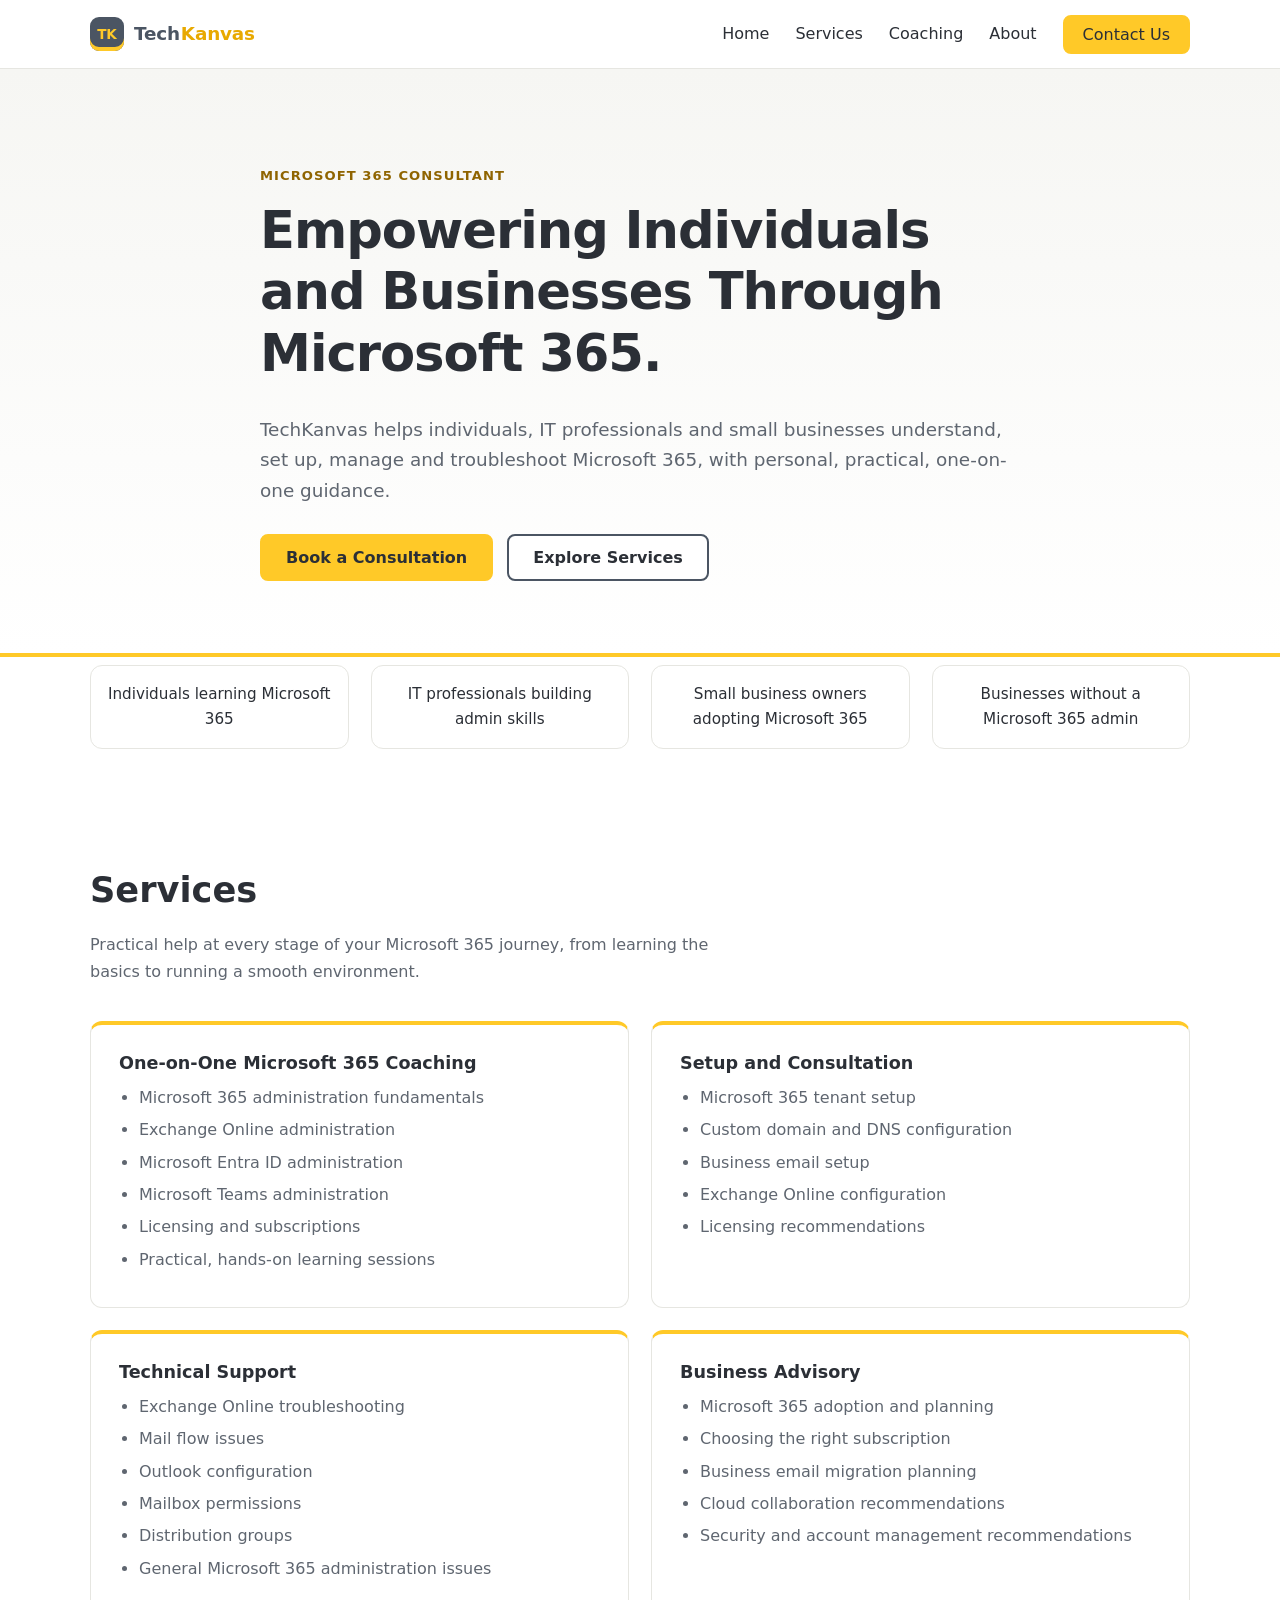
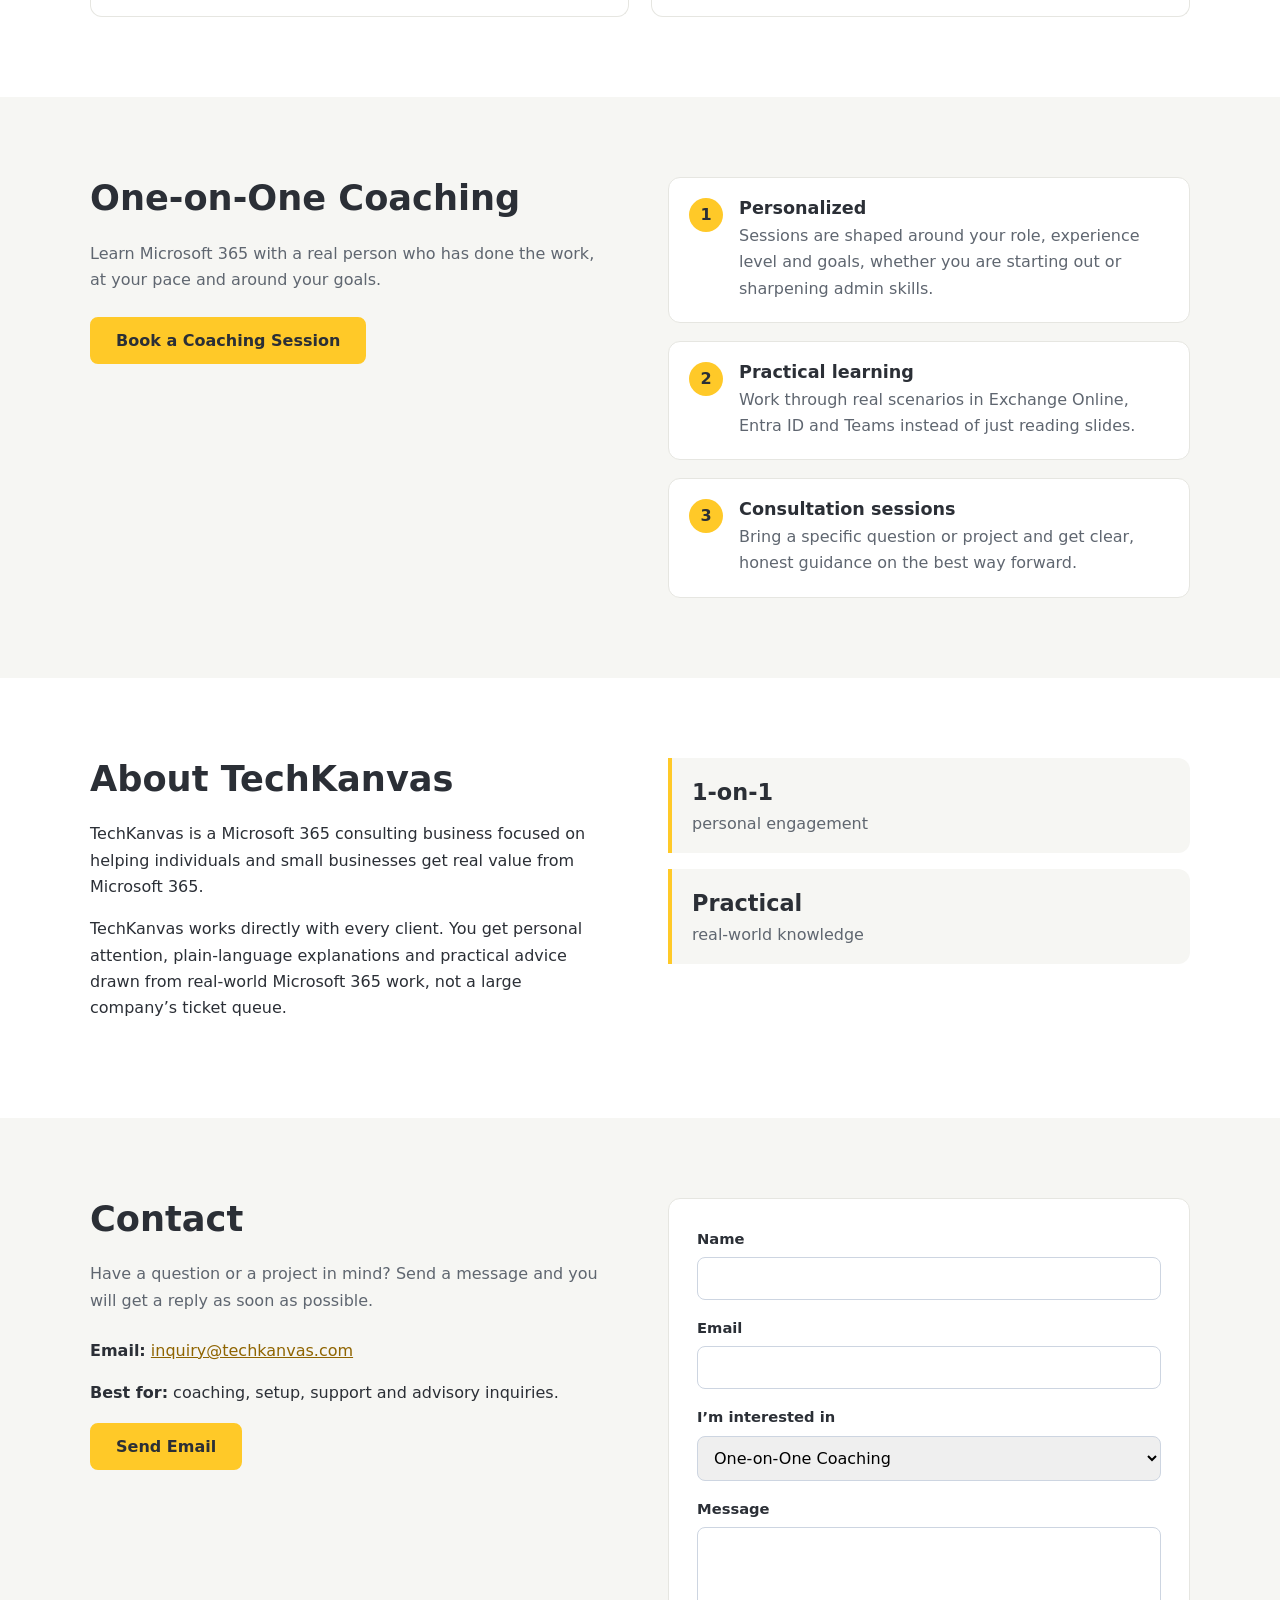
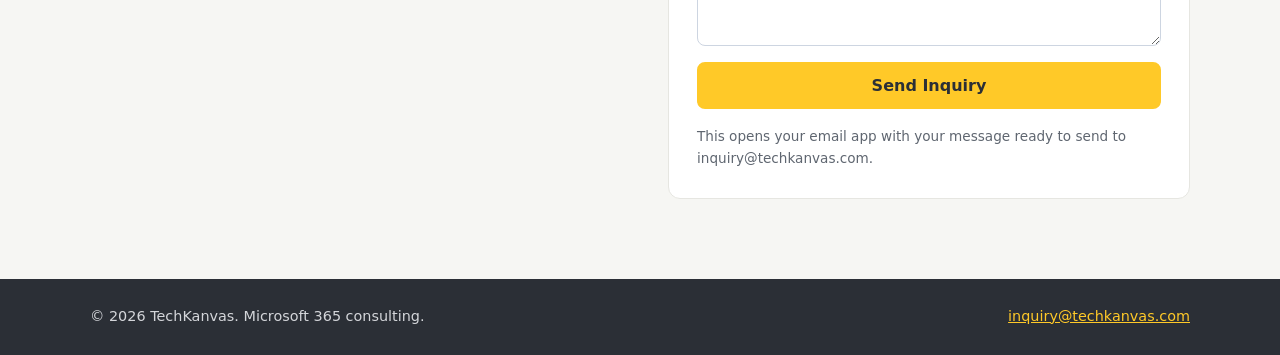
<file: index.html>
<!DOCTYPE html>
<html lang="en">
<head>
<meta charset="UTF-8">
<meta name="viewport" content="width=device-width, initial-scale=1, viewport-fit=cover">
<title>TechKanvas | Microsoft 365 Consulting, Coaching & Support</title>
<meta name="description" content="TechKanvas is a Microsoft 365 consultant offering one-on-one coaching, setup, technical support and advisory for individuals and small businesses.">
<link rel="icon" href="data:image/svg+xml,<svg xmlns=%22http://www.w3.org/2000/svg%22 viewBox=%220 0 100 100%22><rect width=%22100%22 height=%22100%22 rx=%2222%22 fill=%22%234b5563%22/><text x=%2250%22 y=%2268%22 font-size=%2258%22 text-anchor=%22middle%22 fill=%22%23ffc928%22 font-family=%22Arial%22 font-weight=%22700%22>TK</text></svg>">
<style>
:root{--gray:#4b5563;--yellow:#ffc928;--gold:#e8a900;--gold-text:#8f6400;--blue:#ffc928;--blue-dark:#e8a900;--ink:#2b2f36;--muted:#5f6670;--line:#e6e6e1;--soft:#f6f6f3;--radius:12px;--font:"Segoe UI",system-ui,-apple-system,Roboto,"Helvetica Neue",Arial,sans-serif}
*{box-sizing:border-box}
html{scroll-behavior:smooth;scroll-padding-top:72px}
body{margin:0;font-family:var(--font);color:var(--ink);background:#fff;line-height:1.65}
.container{width:min(1100px,92%);margin:0 auto}
a{color:var(--gold-text)}
h1,h2,h3{line-height:1.2;margin:0 0 .6em}
h1{font-size:clamp(2rem,5vw,3.2rem);letter-spacing:-.02em}
h2{font-size:clamp(1.6rem,3.5vw,2.2rem)}
h3{font-size:1.1rem}
p{margin:0 0 1em}

.site-header{position:sticky;top:0;z-index:10;background:rgba(255,255,255,.95);backdrop-filter:blur(6px);border-bottom:1px solid var(--line)}
.nav{display:flex;align-items:center;justify-content:space-between;height:68px}
.logo{display:flex;align-items:center;gap:10px;font-weight:700;font-size:1.15rem;color:var(--ink);text-decoration:none}
.logo-mark{display:grid;place-items:center;width:34px;height:34px;border-radius:9px;background:var(--gray);color:var(--yellow);font-size:.85rem;font-weight:800;letter-spacing:-.02em;box-shadow:inset 0 -4px 0 var(--yellow)}
.logo-text{display:flex;gap:1px;font-weight:800;letter-spacing:-.01em}
.lt{color:var(--gray)}
.lk{color:var(--gold)}
.nav-links{display:flex;align-items:center;gap:26px}
.nav-links a{color:var(--ink);text-decoration:none;font-weight:500;transition:color .2s}
.nav-links a:hover{color:var(--gold-text)}
.nav-links a.btn,.nav-links a.btn:hover{color:var(--ink)}
.menu-toggle{display:none;background:none;border:1px solid var(--line);border-radius:8px;font-size:1.3rem;padding:4px 10px;cursor:pointer}

.btn{display:inline-block;background:var(--yellow);color:var(--ink);border:2px solid var(--blue);padding:12px 24px;border-radius:8px;font:600 1rem var(--font);text-decoration:none;cursor:pointer;transition:background .2s,transform .2s,box-shadow .2s}
.btn:hover{background:var(--blue-dark);border-color:var(--blue-dark);transform:translateY(-2px);box-shadow:0 6px 16px rgba(232,169,0,.35)}
.btn-small{padding:8px 18px}
.btn-outline{background:#fff;color:var(--ink);border-color:var(--gray)}
.btn-outline:hover{background:var(--soft);color:var(--ink);border-color:var(--gray)}
.actions{display:flex;flex-wrap:wrap;gap:14px;margin-top:28px}

.hero{padding:96px 0 72px;background:linear-gradient(180deg,var(--soft),#fff);border-bottom:4px solid var(--yellow)}
.hero-inner{max-width:760px}
.eyebrow{color:var(--gold-text);font-weight:600;text-transform:uppercase;letter-spacing:.08em;font-size:.82rem}
.lead{font-size:1.15rem;color:var(--muted)}

.audience{padding:8px 0 40px}
.pill{border:1px solid var(--line);border-radius:var(--radius);padding:16px;text-align:center;font-weight:500;font-size:.95rem;transition:border-color .2s,transform .2s}
.pill:hover{border-color:var(--blue);transform:translateY(-3px)}

.section{padding:80px 0}
.alt{background:var(--soft)}
.section-intro{color:var(--muted);max-width:640px;margin-bottom:36px}
.section-intro.left{margin-bottom:24px}
.grid{display:grid;gap:22px}
.grid-2{grid-template-columns:repeat(2,1fr)}
.grid-4{grid-template-columns:repeat(4,1fr)}
.card{background:#fff;border:1px solid var(--line);border-top:4px solid var(--blue);border-radius:var(--radius);padding:28px;transition:transform .25s,box-shadow .25s}
.card:hover{transform:translateY(-4px);box-shadow:0 12px 28px rgba(20,33,61,.08)}
.card ul{margin:0;padding-left:20px;color:var(--muted)}
.card li{margin-bottom:6px}

.split{display:grid;grid-template-columns:1fr 1fr;gap:56px;align-items:start}
.steps{display:grid;gap:18px}
.step{display:flex;gap:16px;background:#fff;border:1px solid var(--line);border-radius:var(--radius);padding:20px}
.step span{flex:none;display:grid;place-items:center;width:34px;height:34px;border-radius:50%;background:var(--yellow);color:var(--ink);font-weight:700}
.step h3{margin-bottom:.2em}
.step p{margin:0;color:var(--muted)}
.values{display:grid;gap:16px}
.value{border-left:4px solid var(--blue);background:var(--soft);padding:16px 20px;border-radius:0 var(--radius) var(--radius) 0}
.value strong{display:block;font-size:1.4rem;color:var(--ink)}
.value span{color:var(--muted)}

.form{background:#fff;border:1px solid var(--line);border-radius:var(--radius);padding:28px;display:grid;gap:16px}
.form label{display:grid;gap:6px;font-weight:600;font-size:.92rem}
.form input,.form select,.form textarea{font:1rem var(--font);padding:11px 12px;border:1px solid #cdd5e1;border-radius:8px;transition:border-color .2s,box-shadow .2s}
.form input:focus,.form select:focus,.form textarea:focus{outline:none;border-color:var(--gold);box-shadow:0 0 0 3px rgba(255,201,40,.35)}
.form .invalid{border-color:#c62828}
.form-note{margin:0;font-size:.85rem;color:var(--muted)}

.site-footer{background:var(--ink);padding:26px 0;font-size:.9rem;color:#d4d6da}
.site-footer a{color:var(--yellow)}
.foot{display:flex;flex-wrap:wrap;justify-content:space-between;gap:10px}

@media(max-width:900px){
  .grid-4{grid-template-columns:repeat(2,1fr)}
  .split{grid-template-columns:1fr;gap:32px}
}
@media(max-width:700px){
  .menu-toggle{display:block}
  .nav-links{display:none;position:absolute;top:68px;left:0;right:0;flex-direction:column;align-items:stretch;gap:0;background:#fff;border-bottom:1px solid var(--line);padding:10px 4%}
  .nav-links.open{display:flex}
  .nav-links a{padding:12px 0}
  .nav-links a.btn{text-align:center;margin-top:6px}
  .grid-2,.grid-4{grid-template-columns:1fr}
  .hero{padding:64px 0 48px}
  .section{padding:56px 0}
}
@media(prefers-reduced-motion:reduce){*{transition:none!important;scroll-behavior:auto!important}}

</style>
</head>
<body>
<header class="site-header">
  <div class="container nav">
    <a href="#home" class="logo"><span class="logo-mark">TK</span><span class="logo-text"><span class="lt">Tech</span><span class="lk">Kanvas</span></span></a>
    <button class="menu-toggle" aria-label="Toggle menu" aria-expanded="false">&#9776;</button>
    <nav class="nav-links" id="nav-links">
      <a href="#home">Home</a>
      <a href="#services">Services</a>
      <a href="#coaching">Coaching</a>
      <a href="#about">About</a>
      <a href="#contact" class="btn btn-small">Contact Us</a>
    </nav>
  </div>
</header>

<main>
<section id="home" class="hero">
  <div class="container hero-inner">
    <p class="eyebrow">Microsoft 365 Consultant</p>
    <h1>Empowering Individuals and Businesses Through Microsoft 365.</h1>
    <p class="lead">TechKanvas helps individuals, IT professionals and small businesses understand, set up, manage and troubleshoot Microsoft 365, with personal, practical, one-on-one guidance.</p>
    <div class="actions">
      <a href="#contact" class="btn">Book a Consultation</a>
      <a href="#services" class="btn btn-outline">Explore Services</a>
    </div>
  </div>
</section>

<section class="audience">
  <div class="container grid grid-4">
    <div class="pill">Individuals learning Microsoft 365</div>
    <div class="pill">IT professionals building admin skills</div>
    <div class="pill">Small business owners adopting Microsoft 365</div>
    <div class="pill">Businesses without a Microsoft 365 admin</div>
  </div>
</section>

<section id="services" class="section">
  <div class="container">
    <h2>Services</h2>
    <p class="section-intro">Practical help at every stage of your Microsoft 365 journey, from learning the basics to running a smooth environment.</p>
    <div class="grid grid-2">
      <article class="card">
        <h3>One-on-One Microsoft 365 Coaching</h3>
        <ul>
          <li>Microsoft 365 administration fundamentals</li>
          <li>Exchange Online administration</li>
          <li>Microsoft Entra ID administration</li>
          <li>Microsoft Teams administration</li>
          <li>Licensing and subscriptions</li>
          <li>Practical, hands-on learning sessions</li>
        </ul>
      </article>
      <article class="card">
        <h3>Setup and Consultation</h3>
        <ul>
          <li>Microsoft 365 tenant setup</li>
          <li>Custom domain and DNS configuration</li>
          <li>Business email setup</li>
          <li>Exchange Online configuration</li>
          <li>Licensing recommendations</li>
        </ul>
      </article>
      <article class="card">
        <h3>Technical Support</h3>
        <ul>
          <li>Exchange Online troubleshooting</li>
          <li>Mail flow issues</li>
          <li>Outlook configuration</li>
          <li>Mailbox permissions</li>
          <li>Distribution groups</li>
          <li>General Microsoft 365 administration issues</li>
        </ul>
      </article>
      <article class="card">
        <h3>Business Advisory</h3>
        <ul>
          <li>Microsoft 365 adoption and planning</li>
          <li>Choosing the right subscription</li>
          <li>Business email migration planning</li>
          <li>Cloud collaboration recommendations</li>
          <li>Security and account management recommendations</li>
        </ul>
      </article>
    </div>
  </div>
</section>

<section id="coaching" class="section alt">
  <div class="container split">
    <div>
      <h2>One-on-One Coaching</h2>
      <p class="section-intro left">Learn Microsoft 365 with a real person who has done the work, at your pace and around your goals.</p>
      <a href="#contact" class="btn">Book a Coaching Session</a>
    </div>
    <div class="steps">
      <div class="step"><span>1</span><div><h3>Personalized</h3><p>Sessions are shaped around your role, experience level and goals, whether you are starting out or sharpening admin skills.</p></div></div>
      <div class="step"><span>2</span><div><h3>Practical learning</h3><p>Work through real scenarios in Exchange Online, Entra ID and Teams instead of just reading slides.</p></div></div>
      <div class="step"><span>3</span><div><h3>Consultation sessions</h3><p>Bring a specific question or project and get clear, honest guidance on the best way forward.</p></div></div>
    </div>
  </div>
</section>

<section id="about" class="section">
  <div class="container split">
    <div>
      <h2>About TechKanvas</h2>
      <p>TechKanvas is a Microsoft 365 consulting business focused on helping individuals and small businesses get real value from Microsoft 365.</p>
      <p>TechKanvas works directly with every client. You get personal attention, plain-language explanations and practical advice drawn from real-world Microsoft 365 work, not a large company’s ticket queue.</p>
    </div>
    <div class="values">
      <div class="value"><strong>1-on-1</strong><span>personal engagement</span></div>
      <div class="value"><strong>Practical</strong><span>real-world knowledge</span></div>
    </div>
  </div>
</section>

<section id="contact" class="section alt">
  <div class="container split">
    <div>
      <h2>Contact</h2>
      <p class="section-intro left">Have a question or a project in mind? Send a message and you will get a reply as soon as possible.</p>
      <p><strong>Email:</strong> <a href="mailto:inquiry@techkanvas.com">inquiry@techkanvas.com</a></p>
      <p><strong>Best for:</strong> coaching, setup, support and advisory inquiries.</p>
      <a href="mailto:inquiry@techkanvas.com?subject=Consultation%20Request" class="btn">Send Email</a>
    </div>
    <form id="contact-form" class="form" novalidate>
      <label>Name<input type="text" name="name" required autocomplete="name"></label>
      <label>Email<input type="email" name="email" required autocomplete="email"></label>
      <label>I’m interested in
        <select name="topic">
          <option>One-on-One Coaching</option>
          <option>Setup and Consultation</option>
          <option>Technical Support</option>
          <option>Business Advisory</option>
          <option>Something else</option>
        </select>
      </label>
      <label>Message<textarea name="message" rows="5" required></textarea></label>
      <button type="submit" class="btn">Send Inquiry</button>
      <p class="form-note" id="form-note" role="status">This opens your email app with your message ready to send to inquiry@techkanvas.com.</p>
    </form>
  </div>
</section>
</main>

<footer class="site-footer">
  <div class="container foot">
    <span>&copy; <span id="year">2026</span> TechKanvas. Microsoft 365 consulting.</span>
    <a href="mailto:inquiry@techkanvas.com">inquiry@techkanvas.com</a>
  </div>
</footer>
<script>
(function () {
  var toggle = document.querySelector('.menu-toggle');
  var links = document.getElementById('nav-links');
  toggle.addEventListener('click', function () {
    var open = links.classList.toggle('open');
    toggle.setAttribute('aria-expanded', open);
  });
  links.addEventListener('click', function (e) {
    if (e.target.tagName === 'A') { links.classList.remove('open'); toggle.setAttribute('aria-expanded', false); }
  });

  document.getElementById('year').textContent = new Date().getFullYear();

  var form = document.getElementById('contact-form');
  var note = document.getElementById('form-note');
  form.addEventListener('submit', function (e) {
    e.preventDefault();
    var f = form.elements, ok = true;
    ['name', 'email', 'message'].forEach(function (n) {
      var bad = !f[n].value.trim() || (n === 'email' && !/^\S+@\S+\.\S+$/.test(f[n].value));
      f[n].classList.toggle('invalid', bad);
      if (bad) ok = false;
    });
    if (!ok) { note.textContent = 'Please complete the highlighted fields.'; return; }
    var subject = 'Inquiry: ' + f.topic.value;
    var body = 'Name: ' + f.name.value + '\nEmail: ' + f.email.value + '\nTopic: ' + f.topic.value + '\n\n' + f.message.value;
    window.location.href = 'mailto:inquiry@techkanvas.com?subject=' + encodeURIComponent(subject) + '&body=' + encodeURIComponent(body);
    note.textContent = 'Opening your email app. If nothing opens, email inquiry@techkanvas.com directly.';
  });
})();

</script>
</body>
</html>
</file>
